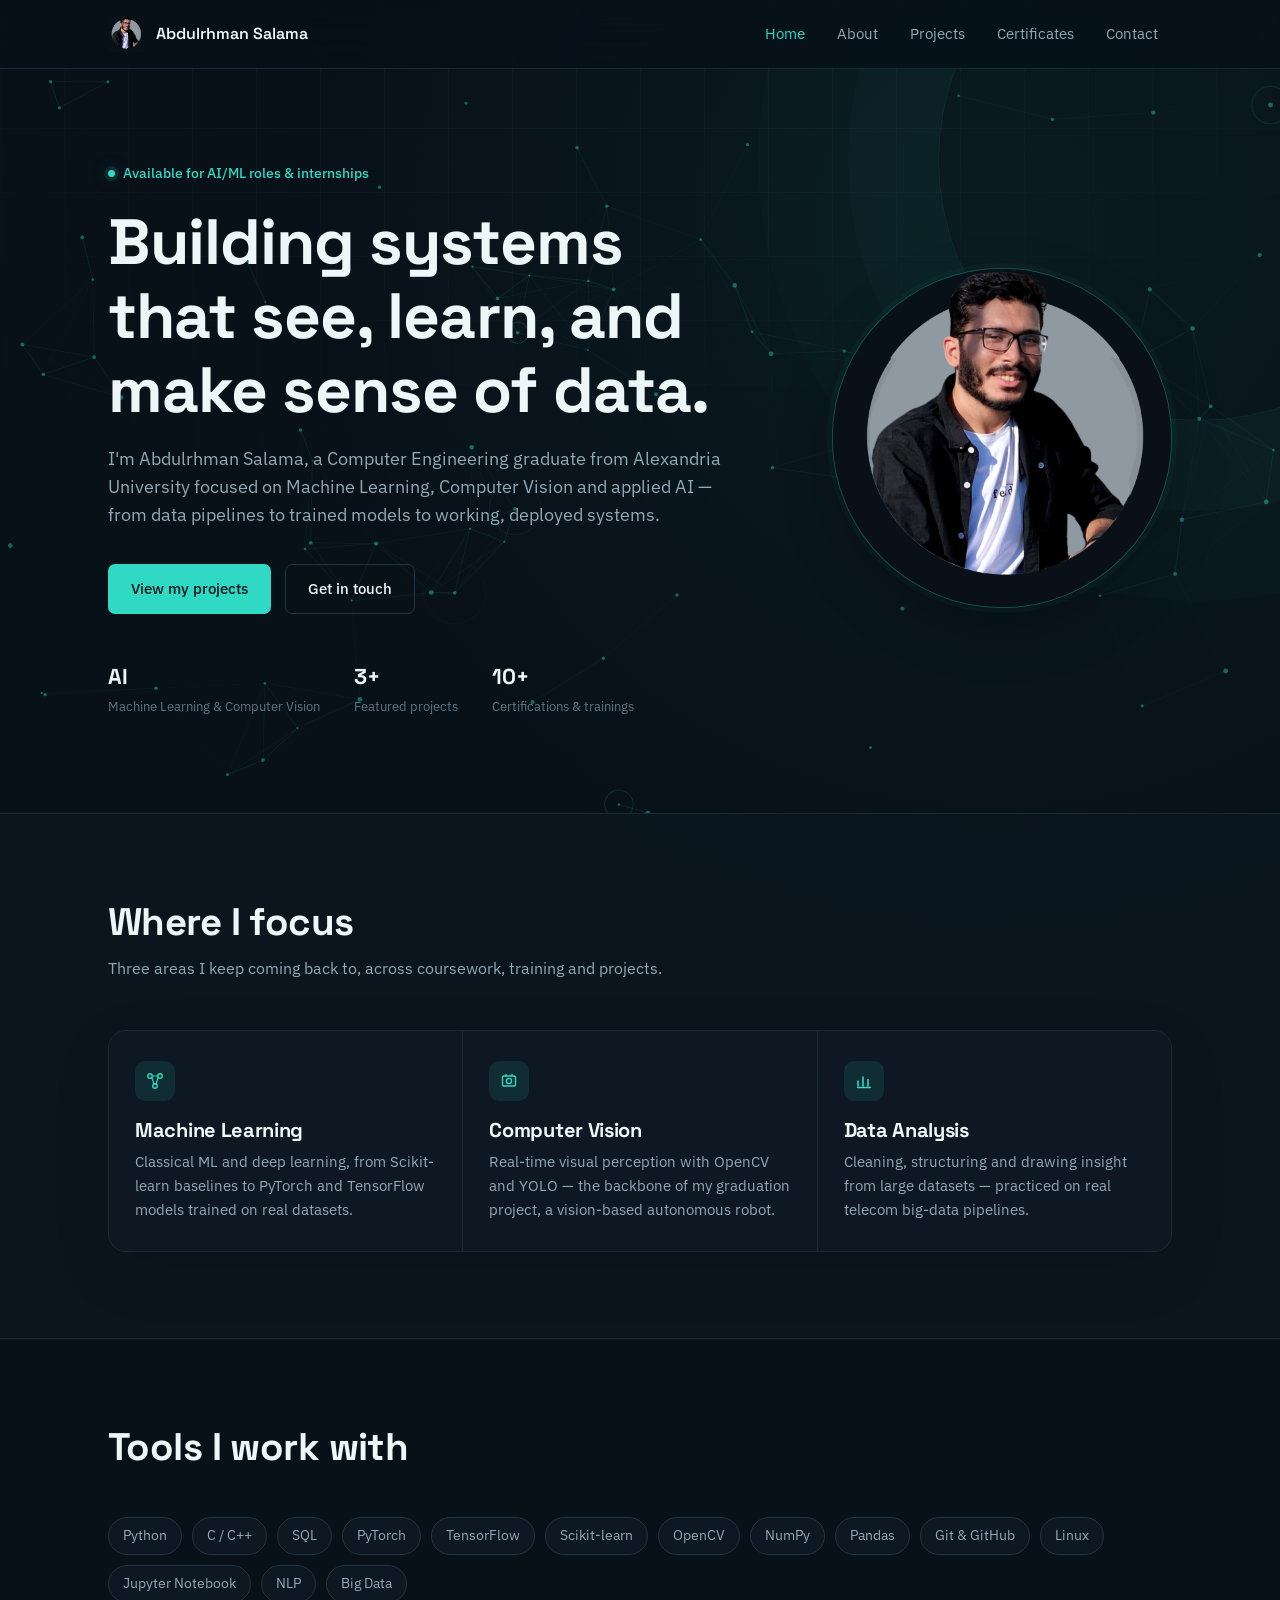
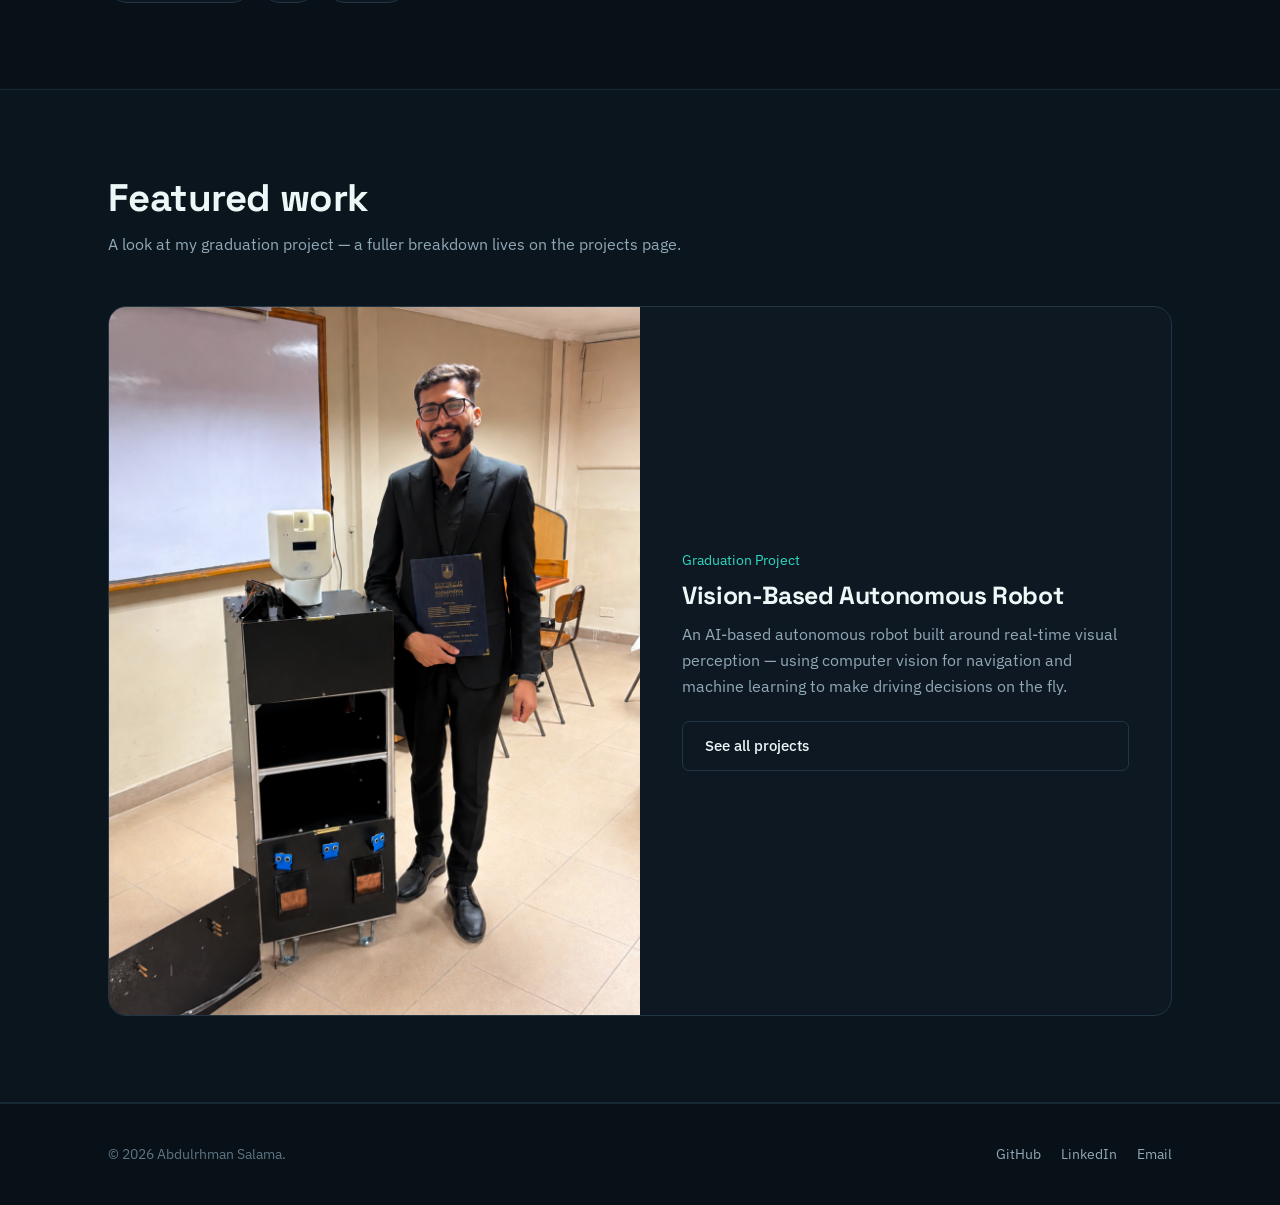
<file: index.html>
<!DOCTYPE html>
<html lang="en">

<head>
    <meta charset="UTF-8" />
    <meta name="viewport" content="width=device-width, initial-scale=1.0" />
    <title>Abdulrhman Salama — AI &amp; Machine Learning Engineer</title>
    <meta name="description"
        content="Portfolio of Abdulrhman Salama, a Computer Engineering graduate specializing in AI, Machine Learning and Computer Vision." />
    <link rel="preconnect" href="https://fonts.googleapis.com">
    <link
        href="https://fonts.googleapis.com/css2?family=Space+Grotesk:wght@500;600;700&family=IBM+Plex+Sans:wght@400;500;600&display=swap"
        rel="stylesheet">
    <link rel="stylesheet" href="style.css" />
    <style>
        /* Index hero portrait: circular, compact, and visually isolated from the animated background */
        .hero-portrait-wrap {
            position: relative;
            width: min(340px, 100%);
            aspect-ratio: 1 / 1;
            justify-self: end;
            display: grid;
            place-items: center;
            min-height: 0;
            z-index: 2;
        }

        .hero-portrait-wrap::before {
            content: "";
            position: absolute;
            inset: 0;
            border-radius: 50%;
            border: 1.5px solid var(--accent-line);
            background: var(--bg);
            box-shadow: 0 0 0 5px rgba(47, 217, 196, .035), 0 22px 55px rgba(0, 0, 0, .24);
            z-index: -1;
        }

        .hero-portrait-img {
            display: block;
            width: 100%;
            height: 100%;
            object-fit: cover;
            object-position: center;
            border-radius: 50% !important;
            border: 1.5px solid var(--accent-line) !important;
            background: var(--bg) !important;
            box-shadow: none !important;
            filter: saturate(.96);
        }

        @media (max-width: 900px) {
            .hero-portrait-wrap {
                width: 280px;
                justify-self: start;
            }
        }

        @media (max-width: 760px) {
            .hero-portrait-wrap {
                width: 230px;
                margin-top: 4px;
            }
        }
    </style>
</head>

<body>

    <header class="nav">
        <div class="nav-inner">
            <a href="index.html" class="nav-brand">
                <span class="nav-mark nav-avatar"><img src="images/My/profile.png" alt="Abdulrhman Salama"></span>
                Abdulrhman Salama
            </a>
            <nav class="nav-links">
                <a href="index.html">Home</a>
                <a href="about.html">About</a>
                <a href="projects.html">Projects</a>
                <a href="certificates.html">Certificates</a>
                <a href="contact.html">Contact</a>
            </nav>
            <button class="nav-toggle" aria-label="Toggle menu" aria-expanded="false">
                <svg width="18" height="18" viewBox="0 0 18 18" fill="none">
                    <path d="M2 4.5H16M2 9H16M2 13.5H16" stroke="currentColor" stroke-width="1.6"
                        stroke-linecap="round" />
                </svg>
            </button>
        </div>
    </header>

    <main>
        <!-- ============ Hero ============ -->
        <section class="hero">
            <canvas id="hero-canvas" aria-hidden="true"></canvas>
            <div class="container hero-layout">
                <div class="hero-inner">
                    <span class="eyebrow"><span class="dot"></span>Available for AI/ML roles &amp; internships</span>
                    <h1>Building systems that see, learn, and make sense of data.</h1>
                    <p class="lead">
                        I'm Abdulrhman Salama, a Computer Engineering graduate from Alexandria University focused on
                        Machine Learning, Computer Vision and applied AI — from data pipelines to trained models to
                        working, deployed systems.
                    </p>
                    <div class="btn-row">
                        <a href="projects.html" class="btn btn-primary">View my projects</a>
                        <a href="contact.html" class="btn btn-ghost">Get in touch</a>
                    </div>

                    <div class="hero-meta">
                        <div><strong>AI</strong><span>Machine Learning &amp; Computer Vision</span></div>
                        <div><strong>3+</strong><span>Featured projects</span></div>
                        <div><strong>10+</strong><span>Certifications &amp; trainings</span></div>
                    </div>
                </div>
                <div class="hero-portrait-wrap reveal">
                    <img class="hero-portrait-img" src="images/My/profile.png" alt="Abdulrhman Salama" />
                </div>
            </div>
        </section>

        <!-- ============ Focus areas ============ -->
        <section class="section-alt">
            <div class="container">
                <div class="section-head reveal">
                    <h2>Where I focus</h2>
                    <p>Three areas I keep coming back to, across coursework, training and projects.</p>
                </div>

                <div class="focus-grid reveal">
                    <div class="focus-item">
                        <div class="icon">
                            <svg width="18" height="18" viewBox="0 0 18 18" fill="none">
                                <circle cx="4" cy="4" r="2.2" stroke="currentColor" stroke-width="1.4" />
                                <circle cx="14" cy="4" r="2.2" stroke="currentColor" stroke-width="1.4" />
                                <circle cx="9" cy="14" r="2.2" stroke="currentColor" stroke-width="1.4" />
                                <path d="M5.8 5.2L8 12.2M12.2 5.2L10 12.2M6.2 4H11.8" stroke="currentColor"
                                    stroke-width="1.2" />
                            </svg>
                        </div>
                        <h3>Machine Learning</h3>
                        <p>Classical ML and deep learning, from Scikit-learn baselines to PyTorch and TensorFlow models
                            trained on real datasets.</p>
                    </div>
                    <div class="focus-item">
                        <div class="icon">
                            <svg width="18" height="18" viewBox="0 0 18 18" fill="none">
                                <rect x="2.5" y="4" width="13" height="10" rx="1.5" stroke="currentColor"
                                    stroke-width="1.4" />
                                <circle cx="9" cy="9" r="2.6" stroke="currentColor" stroke-width="1.4" />
                                <path d="M6 4V2.5M12 4V2.5" stroke="currentColor" stroke-width="1.4"
                                    stroke-linecap="round" />
                            </svg>
                        </div>
                        <h3>Computer Vision</h3>
                        <p>Real-time visual perception with OpenCV and YOLO — the backbone of my graduation project, a
                            vision-based autonomous robot.</p>
                    </div>
                    <div class="focus-item">
                        <div class="icon">
                            <svg width="18" height="18" viewBox="0 0 18 18" fill="none">
                                <path d="M3 14V9M8 14V5M13 14V7.5" stroke="currentColor" stroke-width="1.6"
                                    stroke-linecap="round" />
                                <path d="M2.5 15.5H15.5" stroke="currentColor" stroke-width="1.4"
                                    stroke-linecap="round" />
                            </svg>
                        </div>
                        <h3>Data Analysis</h3>
                        <p>Cleaning, structuring and drawing insight from large datasets — practiced on real telecom
                            big-data pipelines.</p>
                    </div>
                </div>
            </div>
        </section>

        <!-- ============ Skills strip ============ -->
        <section>
            <div class="container">
                <div class="section-head reveal">
                    <h2>Tools I work with</h2>
                </div>
                <div class="tag-row reveal">
                    <span class="tag">Python</span>
                    <span class="tag">C / C++</span>
                    <span class="tag">SQL</span>
                    <span class="tag">PyTorch</span>
                    <span class="tag">TensorFlow</span>
                    <span class="tag">Scikit-learn</span>
                    <span class="tag">OpenCV</span>
                    <span class="tag">NumPy</span>
                    <span class="tag">Pandas</span>
                    <span class="tag">Git &amp; GitHub</span>
                    <span class="tag">Linux</span>
                    <span class="tag">Jupyter Notebook</span>
                    <span class="tag">NLP</span>
                    <span class="tag">Big Data</span>
                </div>
            </div>
        </section>

        <!-- ============ Featured project teaser ============ -->
        <section class="section-alt">
            <div class="container">
                <div class="section-head reveal">
                    <h2>Featured work</h2>
                    <p>A look at my graduation project — a fuller breakdown lives on the projects page.</p>
                </div>

                <div class="teaser-card reveal">
                    <div class="teaser-media">
                        <!-- image file: project.jpg (Vision-Based Autonomous Robot) -->
                        <img src="images/projects/robot-presentation.jpg" alt="Vision-based autonomous robot project" />
                    </div>
                    <div class="teaser-body">
                        <span class="kicker">Graduation Project</span>
                        <h3>Vision-Based Autonomous Robot</h3>
                        <p>
                            An AI-based autonomous robot built around real-time visual perception — using computer
                            vision for navigation and machine learning to make driving decisions on the fly.
                        </p>
                        <a href="projects.html" class="btn btn-ghost">See all projects</a>
                    </div>
                </div>
            </div>
        </section>
    </main>

    <footer class="site-footer">
        <div class="container footer-inner">
            <p>&copy; <span id="year"></span> Abdulrhman Salama.</p>
            <div class="footer-links">
                <a href="https://github.com/abdulrhmansalama" target="_blank" rel="noopener">GitHub</a>
                <a href="https://www.linkedin.com/in/abdulrhman-mohamed-salama/" target="_blank"
                    rel="noopener">LinkedIn</a>
                <a href="mailto:abdulrhman.m.salama@gmail.com">Email</a>
            </div>
        </div>
    </footer>

    <script src="script.js"></script>
</body>

</html>
</file>
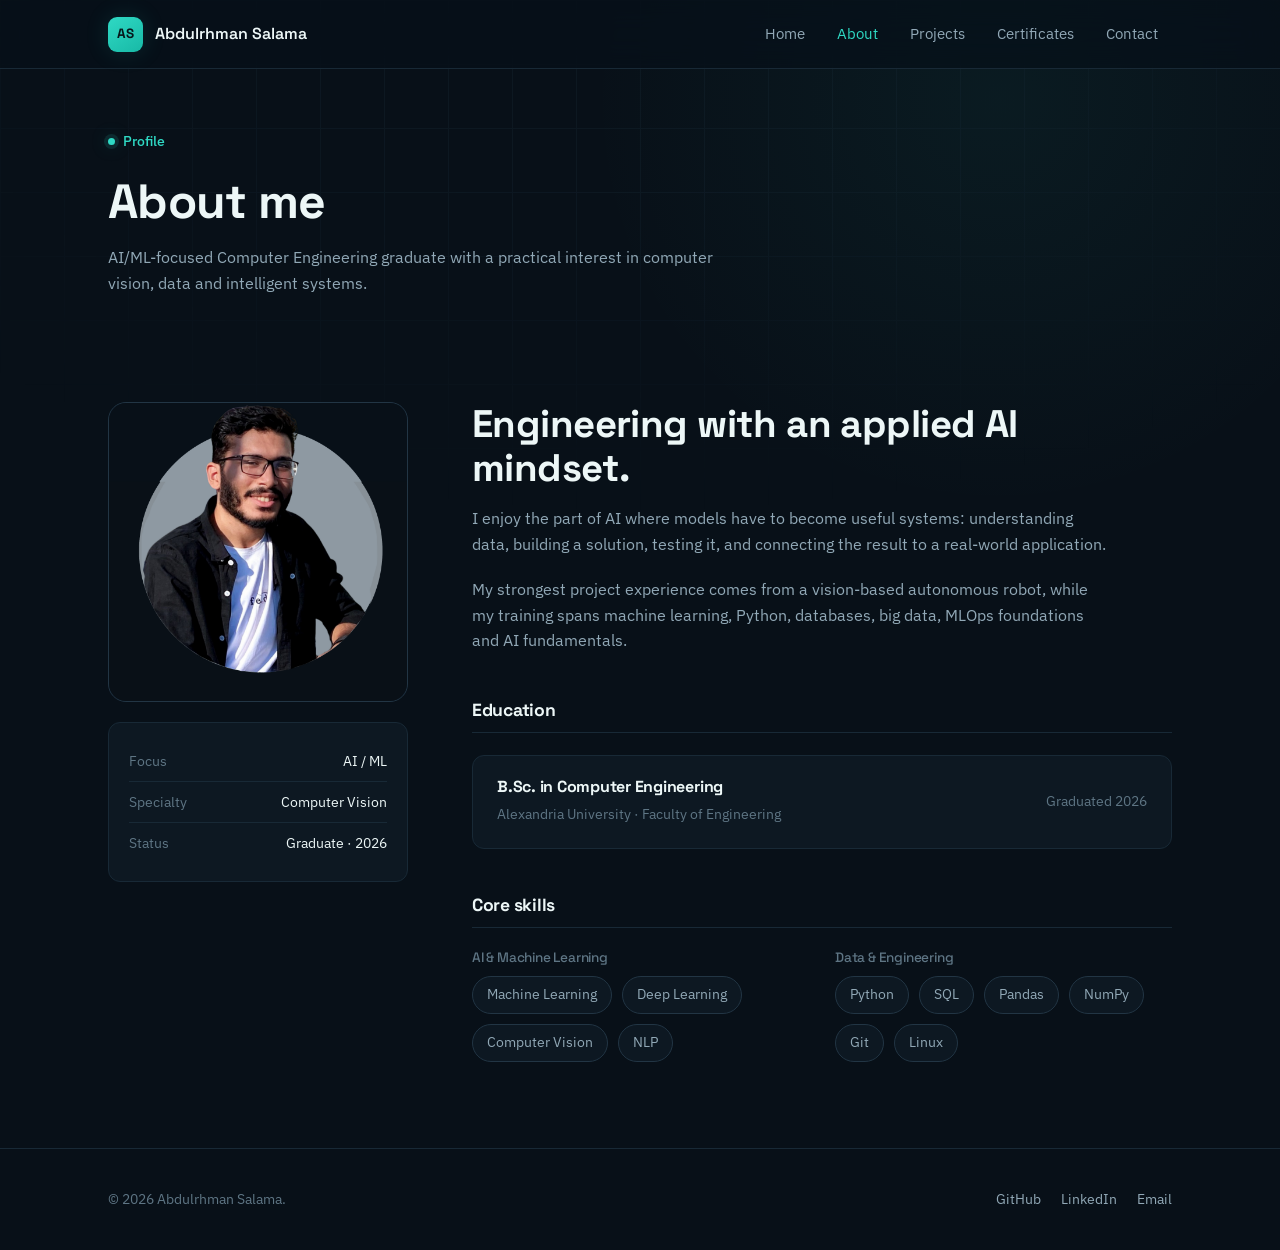
<file: about.html>
<!doctype html><html lang="en"><head><meta charset="UTF-8"><meta name="viewport" content="width=device-width,initial-scale=1.0">
<link rel="preconnect" href="https://fonts.googleapis.com">
<link href="https://fonts.googleapis.com/css2?family=Space+Grotesk:wght@500;600;700&family=IBM+Plex+Sans:wght@400;500;600&display=swap" rel="stylesheet">
<link rel="stylesheet" href="style.css"><title>About — Abdulrhman Salama</title>
<meta name="description" content="About Abdulrhman Salama, Computer Engineering graduate focused on AI and Machine Learning."></head><body><header class="nav">
  <div class="nav-inner">
    <a href="index.html" class="nav-brand"><span class="nav-mark">AS</span>Abdulrhman Salama</a>
    <nav class="nav-links">
      <a href="index.html">Home</a><a href="about.html">About</a><a href="projects.html">Projects</a>
      <a href="certificates.html">Certificates</a><a href="contact.html">Contact</a>
    </nav>
    <button class="nav-toggle" aria-label="Toggle menu" aria-expanded="false">
      <svg width="18" height="18" viewBox="0 0 18 18" fill="none"><path d="M2 4.5H16M2 9H16M2 13.5H16" stroke="currentColor" stroke-width="1.6" stroke-linecap="round"/></svg>
    </button>
  </div>
</header>
<main><section class="page-intro"><div class="container reveal"><span class="eyebrow"><span class="dot"></span>Profile</span><h1>About me</h1><p>AI/ML-focused Computer Engineering graduate with a practical interest in computer vision, data and intelligent systems.</p></div></section>
<section><div class="container about-layout">
<aside class="about-side reveal"><div class="avatar-frame"><img src="images/My/profile.png" alt="Abdulrhman Salama"></div>
<ul class="side-facts"><li><span>Focus</span><span>AI / ML</span></li><li><span>Specialty</span><span>Computer Vision</span></li><li><span>Status</span><span>Graduate · 2026</span></li></ul></aside>
<div class="about-main reveal"><h2>Engineering with an applied AI mindset.</h2>
<p>I enjoy the part of AI where models have to become useful systems: understanding data, building a solution, testing it, and connecting the result to a real-world application.</p>
<p>My strongest project experience comes from a vision-based autonomous robot, while my training spans machine learning, Python, databases, big data, MLOps foundations and AI fundamentals.</p>
<h3 class="subhead">Education</h3><div class="edu-card"><div><h4>B.Sc. in Computer Engineering</h4><span>Alexandria University · Faculty of Engineering</span></div><span>Graduated 2026</span></div>
<h3 class="subhead">Core skills</h3><div class="skill-groups">
<div class="skill-group"><h4>AI & Machine Learning</h4><div class="tag-row"><span class="tag">Machine Learning</span><span class="tag">Deep Learning</span><span class="tag">Computer Vision</span><span class="tag">NLP</span></div></div>
<div class="skill-group"><h4>Data & Engineering</h4><div class="tag-row"><span class="tag">Python</span><span class="tag">SQL</span><span class="tag">Pandas</span><span class="tag">NumPy</span><span class="tag">Git</span><span class="tag">Linux</span></div></div></div>
</div></div></section></main><footer class="site-footer"><div class="container footer-inner">
  <p>&copy; <span id="year"></span> Abdulrhman Salama.</p>
  <div class="footer-links">
    <a href="https://github.com/abdulrhmansalama" target="_blank" rel="noopener">GitHub</a>
    <a href="https://www.linkedin.com/in/abdulrhman-mohamed-salama/" target="_blank" rel="noopener">LinkedIn</a>
    <a href="mailto:abdulrhman.m.salama@gmail.com">Email</a>
  </div>
</div></footer><script src="script.js"></script></body></html>
</file>
<file: style.css>
/* =========================================================
   Abdulrhman Salama — Portfolio
   Dark AI/engineering visual system
   ========================================================= */
:root {
  --bg: #081018;
  --bg-alt: #0d1822;
  --bg-elevated: #122333;
  --border: #223544;
  --border-soft: #182936;
  --text: #edf7f7;
  --text-muted: #91a8b6;
  --text-faint: #5e7584;
  --accent: #2fd9c4;
  --accent-strong: #18b9a6;
  --accent-soft: rgba(47, 217, 196, .11);
  --accent-line: rgba(47, 217, 196, .30);
  --glow: 0 0 45px rgba(47,217,196,.11);

  --font-head: "Space Grotesk", "Segoe UI", sans-serif;
  --font-body: "IBM Plex Sans", "Segoe UI", sans-serif;
  --maxw: 1120px;
  --radius-sm: 7px;
  --radius-md: 12px;
  --radius-lg: 18px;
}

* { box-sizing: border-box; margin: 0; padding: 0; }
html { scroll-behavior: smooth; }
@media (prefers-reduced-motion: reduce) {
  html { scroll-behavior: auto; }
  *, *::before, *::after {
    animation-duration: .001ms !important;
    animation-iteration-count: 1 !important;
    transition-duration: .001ms !important;
  }
}
body {
  background:
    radial-gradient(circle at 78% 8%, rgba(47,217,196,.055), transparent 27%),
    var(--bg);
  color: var(--text);
  font-family: var(--font-body);
  font-size: 16px;
  line-height: 1.6;
  -webkit-font-smoothing: antialiased;
  overflow-x: hidden;
}
body::before {
  content:"";
  position:fixed; inset:0; z-index:-2; pointer-events:none;
  background-image:
    linear-gradient(var(--border-soft) 1px, transparent 1px),
    linear-gradient(90deg, var(--border-soft) 1px, transparent 1px);
  background-size:64px 64px;
  opacity:.34;
  mask-image:radial-gradient(ellipse 80% 62% at 50% 0%, black 34%, transparent 92%);
}
img { max-width:100%; display:block; }
a { color:inherit; text-decoration:none; }
button,input,textarea { font:inherit; color:inherit; }
ul { list-style:none; }
h1,h2,h3,h4 { font-family:var(--font-head); line-height:1.15; letter-spacing:-.015em; }
h1 { font-size:clamp(2.5rem,5vw,4.25rem); font-weight:700; }
h2 { font-size:clamp(1.8rem,3vw,2.45rem); }
h3 { font-size:1.25rem; }
p { color:var(--text-muted); max-width:64ch; }
.container { max-width:var(--maxw); margin:0 auto; padding:0 28px; }
:focus-visible { outline:2px solid var(--accent); outline-offset:3px; border-radius:4px; }

/* Navigation */
.nav {
  position:sticky; top:0; z-index:100;
  background:rgba(8,16,24,.72);
  backdrop-filter:blur(16px) saturate(145%);
  border-bottom:1px solid var(--border-soft);
}
.nav-inner {
  max-width:var(--maxw); margin:auto; padding:0 28px; height:68px;
  display:flex; align-items:center; justify-content:space-between;
}
.nav-brand { display:flex; align-items:center; gap:12px; font-family:var(--font-head); font-weight:600; }
.nav-mark {
  width:35px; height:35px; border-radius:9px;
  background:linear-gradient(145deg,var(--accent),var(--accent-strong));
  color:#06171a; display:grid; place-items:center; font-weight:700; font-size:.84rem;
  box-shadow:0 0 24px rgba(47,217,196,.13);
}
.nav-links { display:flex; gap:4px; align-items:center; }
.nav-links a {
  padding:8px 14px; border-radius:var(--radius-sm);
  font-size:.92rem; color:var(--text-muted); transition:.2s ease;
}
.nav-links a:hover { color:var(--text); background:var(--bg-elevated); }
.nav-links a.active { color:var(--accent); }
.nav-toggle {
  display:none; width:40px; height:40px; border:1px solid var(--border);
  border-radius:var(--radius-sm); background:none; cursor:pointer;
}
@media (max-width:760px) {
  .nav-toggle { display:grid; place-items:center; }
  .nav-links {
    position:absolute; top:68px; left:0; right:0; flex-direction:column;
    background:var(--bg-alt); border-bottom:1px solid var(--border-soft);
    padding:10px 16px 18px; display:none;
  }
  .nav-links.open { display:flex; }
  .nav-links a { width:100%; padding:12px 14px; }
}

/* Buttons */
.btn {
  display:inline-flex; align-items:center; gap:8px; padding:12px 22px;
  border-radius:var(--radius-sm); font-size:.94rem; font-weight:500;
  cursor:pointer; border:1px solid transparent; transition:.2s ease;
}
.btn-primary { background:var(--accent); color:#06171a; }
.btn-primary:hover { background:var(--accent-strong); box-shadow:0 0 0 4px var(--accent-soft), var(--glow); transform:translateY(-1px); }
.btn-ghost { border-color:var(--border); background:transparent; color:var(--text); }
.btn-ghost:hover { border-color:var(--accent-line); color:var(--accent); transform:translateY(-1px); }
.btn-row { display:flex; gap:14px; flex-wrap:wrap; }

/* Hero */
.hero { position:relative; min-height:680px; padding:90px 0 96px; overflow:hidden; }
#hero-canvas { position:absolute; inset:0; z-index:0; opacity:.68; }
.hero::after {
  content:""; position:absolute; width:520px; height:520px; right:-180px; top:-170px;
  border:1px solid rgba(47,217,196,.10); border-radius:50%;
  box-shadow:0 0 0 90px rgba(47,217,196,.025), 0 0 0 180px rgba(47,217,196,.018);
  animation:heroPulse 7s ease-in-out infinite;
}
@keyframes heroPulse { 50% { transform:scale(1.06); opacity:.6; } }
.hero-layout {
  position:relative; z-index:1; display:grid; grid-template-columns:minmax(0,1.1fr) 360px;
  gap:70px; align-items:center;
}
.hero-inner { max-width:720px; }
.eyebrow {
  display:inline-flex; align-items:center; gap:8px; color:var(--accent);
  font-size:.85rem; font-weight:500; margin-bottom:22px;
}
.eyebrow .dot {
  width:7px; height:7px; border-radius:50%; background:var(--accent);
  box-shadow:0 0 0 4px var(--accent-soft), 0 0 18px rgba(47,217,196,.35);
}
.hero h1 { margin-bottom:18px; }
.hero .lead { font-size:1.1rem; max-width:58ch; margin-bottom:34px; }
.hero-meta { margin-top:46px; display:flex; gap:34px; flex-wrap:wrap; }
.hero-meta div { display:flex; flex-direction:column; gap:2px; }
.hero-meta strong { font-family:var(--font-head); font-size:1.35rem; }
.hero-meta span { font-size:.82rem; color:var(--text-faint); }

/* Hero portrait */
.hero-portrait-wrap { position:relative; justify-self:end; width:min(100%,360px); }
.hero-portrait {
  position:relative; aspect-ratio:4/5; border:1px solid var(--border);
  border-radius:24px; overflow:hidden; background:var(--bg-elevated);
  box-shadow:0 24px 70px rgba(0,0,0,.25);
  transform:rotate(1.2deg);
}
.hero-portrait img { width:100%; height:100%; object-fit:cover; object-position:center 30%; filter:saturate(.94); }
.hero-portrait::after {
  content:""; position:absolute; inset:0; pointer-events:none;
  background:linear-gradient(145deg, rgba(47,217,196,.08), transparent 45%, rgba(0,0,0,.18));
}
.portrait-label {
  position:absolute; left:-18px; bottom:24px; z-index:2;
  padding:11px 14px; border:1px solid var(--accent-line); border-radius:10px;
  background:rgba(13,24,34,.9); backdrop-filter:blur(10px);
  font-size:.78rem; color:var(--accent); box-shadow:var(--glow);
}
@media (max-width:900px) {
  .hero-layout { grid-template-columns:1fr; }
  .hero-portrait-wrap { justify-self:start; width:260px; }
}
@media (max-width:760px) { .hero { min-height:auto; padding:70px 0 76px; } .hero-portrait-wrap{width:230px;} }

/* Sections */
section { padding:86px 0; }
.section-alt { background:rgba(13,24,34,.76); border-top:1px solid var(--border-soft); border-bottom:1px solid var(--border-soft); }
.section-head { max-width:660px; margin-bottom:48px; }
.section-head h2 { margin-bottom:12px; }
.focus-grid {
  display:grid; grid-template-columns:repeat(3,1fr); gap:1px;
  background:var(--border-soft); border:1px solid var(--border-soft);
  border-radius:var(--radius-lg); overflow:hidden; box-shadow:0 20px 60px rgba(0,0,0,.10);
}
.focus-item { background:var(--bg-alt); padding:30px 26px; transition:.25s ease; }
.focus-item:hover { background:#101e29; transform:translateY(-2px); }
.focus-item .icon {
  width:40px; height:40px; border-radius:10px; background:var(--accent-soft); color:var(--accent);
  display:grid; place-items:center; margin-bottom:18px;
}
.focus-item h3 { margin-bottom:8px; }
.focus-item p { font-size:.93rem; }
@media (max-width:760px) { .focus-grid{grid-template-columns:1fr;} }

.tag-row { display:flex; flex-wrap:wrap; gap:10px; }
.tag {
  padding:7px 14px; border:1px solid var(--border); border-radius:100px;
  font-size:.85rem; color:var(--text-muted); background:var(--bg-alt); transition:.2s ease;
}
.tag:hover { border-color:var(--accent-line); color:var(--accent); }

/* Featured project */
.teaser-card {
  display:grid; grid-template-columns:1fr 1fr; border:1px solid var(--border);
  border-radius:var(--radius-lg); overflow:hidden; background:var(--bg-alt);
}
.teaser-media { min-height:310px; background:var(--bg-elevated); overflow:hidden; }
.teaser-media img { width:100%; height:100%; object-fit:cover; object-position:center 32%; transition:transform .6s ease; }
.teaser-card:hover .teaser-media img { transform:scale(1.035); }
.teaser-body { padding:42px; display:flex; flex-direction:column; justify-content:center; }
.teaser-body .kicker,.project-copy .kicker { color:var(--accent); font-size:.85rem; margin-bottom:10px; }
.teaser-body h3 { font-size:1.55rem; margin-bottom:12px; }
.teaser-body p { margin-bottom:22px; }
@media (max-width:760px) { .teaser-card{grid-template-columns:1fr;} .teaser-media{min-height:220px;} }

/* Generic page intro */
.page-intro { padding:58px 0 20px; }
.page-intro h1 { font-size:clamp(2.15rem,4vw,3rem); margin-bottom:14px; }
.page-intro p { font-size:1.02rem; }

/* About */
.about-layout { display:grid; grid-template-columns:300px 1fr; gap:64px; align-items:start; }
.about-side { position:sticky; top:92px; }
.avatar-frame { aspect-ratio:1; border-radius:var(--radius-lg); overflow:hidden; border:1px solid var(--border); background:var(--bg-elevated); margin-bottom:20px; }
.avatar-frame img { width:100%; height:100%; object-fit:cover; object-position:center 28%; }
.side-facts { border:1px solid var(--border-soft); border-radius:var(--radius-md); padding:18px 20px; background:var(--bg-alt); }
.side-facts li { display:flex; justify-content:space-between; gap:10px; padding:9px 0; border-bottom:1px solid var(--border-soft); font-size:.86rem; }
.side-facts li:last-child { border-bottom:0; }
.side-facts li span:first-child { color:var(--text-faint); }
.side-facts li span:last-child { color:var(--text); text-align:right; }
.about-main h2 { margin-bottom:16px; }
.about-main > p { margin-bottom:20px; }
.subhead { font-family:var(--font-head); font-size:1.1rem; margin:46px 0 22px; padding-bottom:12px; border-bottom:1px solid var(--border-soft); }
.skill-groups { display:grid; grid-template-columns:1fr 1fr; gap:26px; }
.skill-group h4 { font-size:.85rem; color:var(--text-faint); font-weight:500; margin-bottom:10px; }
.edu-card { border:1px solid var(--border-soft); border-radius:var(--radius-md); padding:22px 24px; background:var(--bg-alt); display:flex; justify-content:space-between; align-items:center; gap:20px; flex-wrap:wrap; }
.edu-card h4 { margin-bottom:4px; }
.edu-card span { font-size:.85rem; color:var(--text-faint); }
@media (max-width:860px) { .about-layout{grid-template-columns:1fr;} .about-side{position:static;max-width:270px;} .skill-groups{grid-template-columns:1fr;} }

/* Projects */
.project-block { display:grid; grid-template-columns:1fr 1fr; gap:56px; align-items:center; padding:56px 0; border-bottom:1px solid var(--border-soft); }
.project-block:first-child{padding-top:0;} .project-block:last-child{border-bottom:0;padding-bottom:0;}
.project-block.reverse .project-media{order:2;} .project-block.reverse .project-copy{order:1;}
.project-media { border-radius:var(--radius-lg); overflow:hidden; border:1px solid var(--border); background:var(--bg-elevated); aspect-ratio:4/3; box-shadow:0 18px 55px rgba(0,0,0,.14); }
.project-media img { width:100%; height:100%; object-fit:cover; }
.project-copy h2 { margin-bottom:16px; font-size:1.8rem; }
.project-copy p { margin-bottom:18px; }
.project-actions { margin-top:18px; }
.project-gallery { display:grid; grid-template-columns:repeat(2,1fr); gap:12px; margin-top:18px; }
.project-gallery img { aspect-ratio:4/3; object-fit:cover; border-radius:10px; border:1px solid var(--border); cursor:zoom-in; transition:.2s ease; }
.project-gallery img:hover { transform:translateY(-2px); border-color:var(--accent-line); }
@media (max-width:800px) { .project-block,.project-block.reverse{grid-template-columns:1fr;} .project-block.reverse .project-media,.project-block.reverse .project-copy{order:initial;} }

/* Certificates */
.cert-grid { display:grid; grid-template-columns:repeat(3,1fr); gap:22px; }
.cert-card {
  border:1px solid var(--border-soft); border-radius:var(--radius-md); background:var(--bg-alt);
  overflow:hidden; cursor:pointer; transition:.22s ease; position:relative;
}
.cert-card:hover { border-color:var(--accent-line); transform:translateY(-4px); box-shadow:0 16px 45px rgba(0,0,0,.18); }
.cert-thumb { aspect-ratio:4/3; background:var(--bg-elevated); overflow:hidden; }
.cert-thumb img { width:100%; height:100%; object-fit:cover; transition:transform .45s ease; }
.cert-card:hover .cert-thumb img { transform:scale(1.025); }
.cert-body { padding:18px 20px 20px; }
.cert-body h4 { font-size:1rem; margin-bottom:5px; }
.cert-body .issuer { font-size:.83rem; color:var(--text-faint); }
.cert-body .date { font-size:.78rem; color:var(--accent); margin-top:8px; display:block; }
.cert-hint { margin-top:11px; font-size:.76rem; color:var(--text-faint); }
@media (max-width:860px){.cert-grid{grid-template-columns:repeat(2,1fr);}}
@media (max-width:560px){.cert-grid{grid-template-columns:1fr;}}

/* Modal */
.modal {
  position:fixed; inset:0; z-index:300; display:grid; place-items:center; padding:24px;
  background:rgba(2,7,11,.82); backdrop-filter:blur(12px);
  opacity:0; visibility:hidden; transition:.22s ease;
}
.modal.open { opacity:1; visibility:visible; }
.modal-panel {
  width:min(1040px,100%); max-height:min(88vh,900px); overflow:auto;
  border:1px solid var(--border); border-radius:18px; background:var(--bg-alt);
  box-shadow:0 30px 100px rgba(0,0,0,.45); transform:translateY(12px) scale(.985); transition:.22s ease;
}
.modal.open .modal-panel { transform:none; }
.modal-head { display:flex; align-items:flex-start; justify-content:space-between; gap:18px; padding:22px 24px 14px; position:sticky; top:0; background:rgba(13,24,34,.94); backdrop-filter:blur(12px); z-index:2; border-bottom:1px solid var(--border-soft); }
.modal-head h2 { font-size:1.35rem; }
.modal-close { width:38px;height:38px;border:1px solid var(--border);border-radius:9px;background:none;cursor:pointer;display:grid;place-items:center;flex-shrink:0; }
.modal-close:hover { border-color:var(--accent-line); color:var(--accent); }
.modal-content { padding:24px; display:grid; grid-template-columns:minmax(0,1.05fr) minmax(280px,.95fr); gap:28px; }
.modal-cert-image { border:1px solid var(--border); border-radius:12px; overflow:hidden; background:#fff; align-self:start; }
.modal-cert-image img { width:100%; height:auto; }
.modal-copy h3 { margin:4px 0 10px; }
.modal-copy p { font-size:.94rem; margin-bottom:18px; }
.modal-list { display:grid; gap:8px; margin:0 0 18px; }
.modal-list li { position:relative; padding-left:18px; color:var(--text-muted); font-size:.9rem; }
.modal-list li::before { content:""; width:6px;height:6px;border-radius:50%; background:var(--accent); position:absolute; left:0; top:.65em; }
.modal-tags { margin-top:8px; }
.achievement { margin-top:24px; padding-top:20px; border-top:1px solid var(--border-soft); }
.achievement h4 { margin-bottom:10px; }
.achievement img { width:100%; max-height:310px; object-fit:cover; border:1px solid var(--border); border-radius:11px; }
.achievement-note { font-size:.78rem; color:var(--text-faint); margin-top:8px; }
@media (max-width:760px){.modal-content{grid-template-columns:1fr;}.modal{padding:12px;}.modal-panel{max-height:94vh;}}

/* Contact */
.contact-layout { display:grid; grid-template-columns:.9fr 1.1fr; gap:60px; }
.contact-info-card,.form-card { border:1px solid var(--border-soft); border-radius:var(--radius-lg); background:var(--bg-alt); padding:34px; }
.contact-info-card h3 { margin-bottom:10px; }
.contact-info-card > p { margin-bottom:26px; font-size:.94rem; }
.contact-channel { display:flex; align-items:center; gap:14px; padding:14px 0; border-top:1px solid var(--border-soft); }
.contact-channel:first-of-type { border-top:0; }
.contact-channel .ic { width:38px;height:38px;border-radius:9px;background:var(--accent-soft);color:var(--accent);display:grid;place-items:center;flex-shrink:0; }
.contact-channel .label { font-size:.78rem;color:var(--text-faint); }
.contact-channel .value { font-size:.92rem;color:var(--text); }
.contact-channel a.value:hover { color:var(--accent); }
.field { margin-bottom:20px; }
.field label { display:block;font-size:.85rem;color:var(--text-muted);margin-bottom:8px; }
.field input,.field textarea { width:100%;padding:12px 14px;background:var(--bg);border:1px solid var(--border);border-radius:var(--radius-sm); }
.field input:focus,.field textarea:focus { border-color:var(--accent);outline:none; }
.field textarea { resize:vertical;min-height:150px; }
.form-note { font-size:.8rem;color:var(--text-faint);margin-top:14px; }

/* Footer */
.site-footer { border-top:1px solid var(--border-soft); padding:40px 0; }
.footer-inner { display:flex;justify-content:space-between;align-items:center;flex-wrap:wrap;gap:16px; }
.footer-inner p { font-size:.85rem;color:var(--text-faint); }
.footer-links { display:flex;gap:20px;flex-wrap:wrap; }
.footer-links a { font-size:.85rem;color:var(--text-muted);transition:color .15s ease; }
.footer-links a:hover { color:var(--accent); }

/* Reveal + extras */
.reveal { opacity:0; transform:translateY(18px); transition:opacity .65s ease,transform .65s ease; }
.reveal.is-visible { opacity:1; transform:none; }
.stagger > * { opacity:0; transform:translateY(12px); }
.stagger.is-visible > * { animation:staggerIn .55s ease forwards; }
.stagger.is-visible > *:nth-child(2){animation-delay:.07s}
.stagger.is-visible > *:nth-child(3){animation-delay:.14s}
@keyframes staggerIn { to { opacity:1; transform:none; } }
.stat-pill { display:inline-flex;align-items:center;gap:8px;padding:8px 11px;border:1px solid var(--border);border-radius:999px;background:rgba(13,24,34,.8);font-size:.78rem;color:var(--text-muted); }
.stat-pill b { color:var(--accent); }
@media (max-width:860px){.contact-layout{grid-template-columns:1fr;}}

.nav-avatar{display:inline-flex!important;width:36px;height:36px;overflow:hidden;border-radius:0;padding:0!important;background:transparent!important;border:0!important;box-shadow:none!important;vertical-align:middle}.nav-avatar img{width:100%;height:100%;object-fit:cover;display:block}.hero-portrait-wrap{display:flex;align-items:center;justify-content:center;min-height:360px}.hero-portrait-img{display:block;width:min(300px,78%);height:auto;max-height:390px;object-fit:contain;filter:drop-shadow(0 18px 35px rgba(0,0,0,.25));border:0!important;background:transparent!important;border-radius:0!important;box-shadow:none!important}.project-card-media-text{display:grid;place-items:center}.project-placeholder-icon{font-family:var(--font-head);font-weight:700;font-size:5rem;letter-spacing:-.08em;color:var(--accent);text-shadow:0 0 35px rgba(47,217,196,.18)}
@media(max-width:800px){.hero-portrait-wrap{min-height:240px}.hero-portrait-img{width:min(230px,66%)}}
</file>
